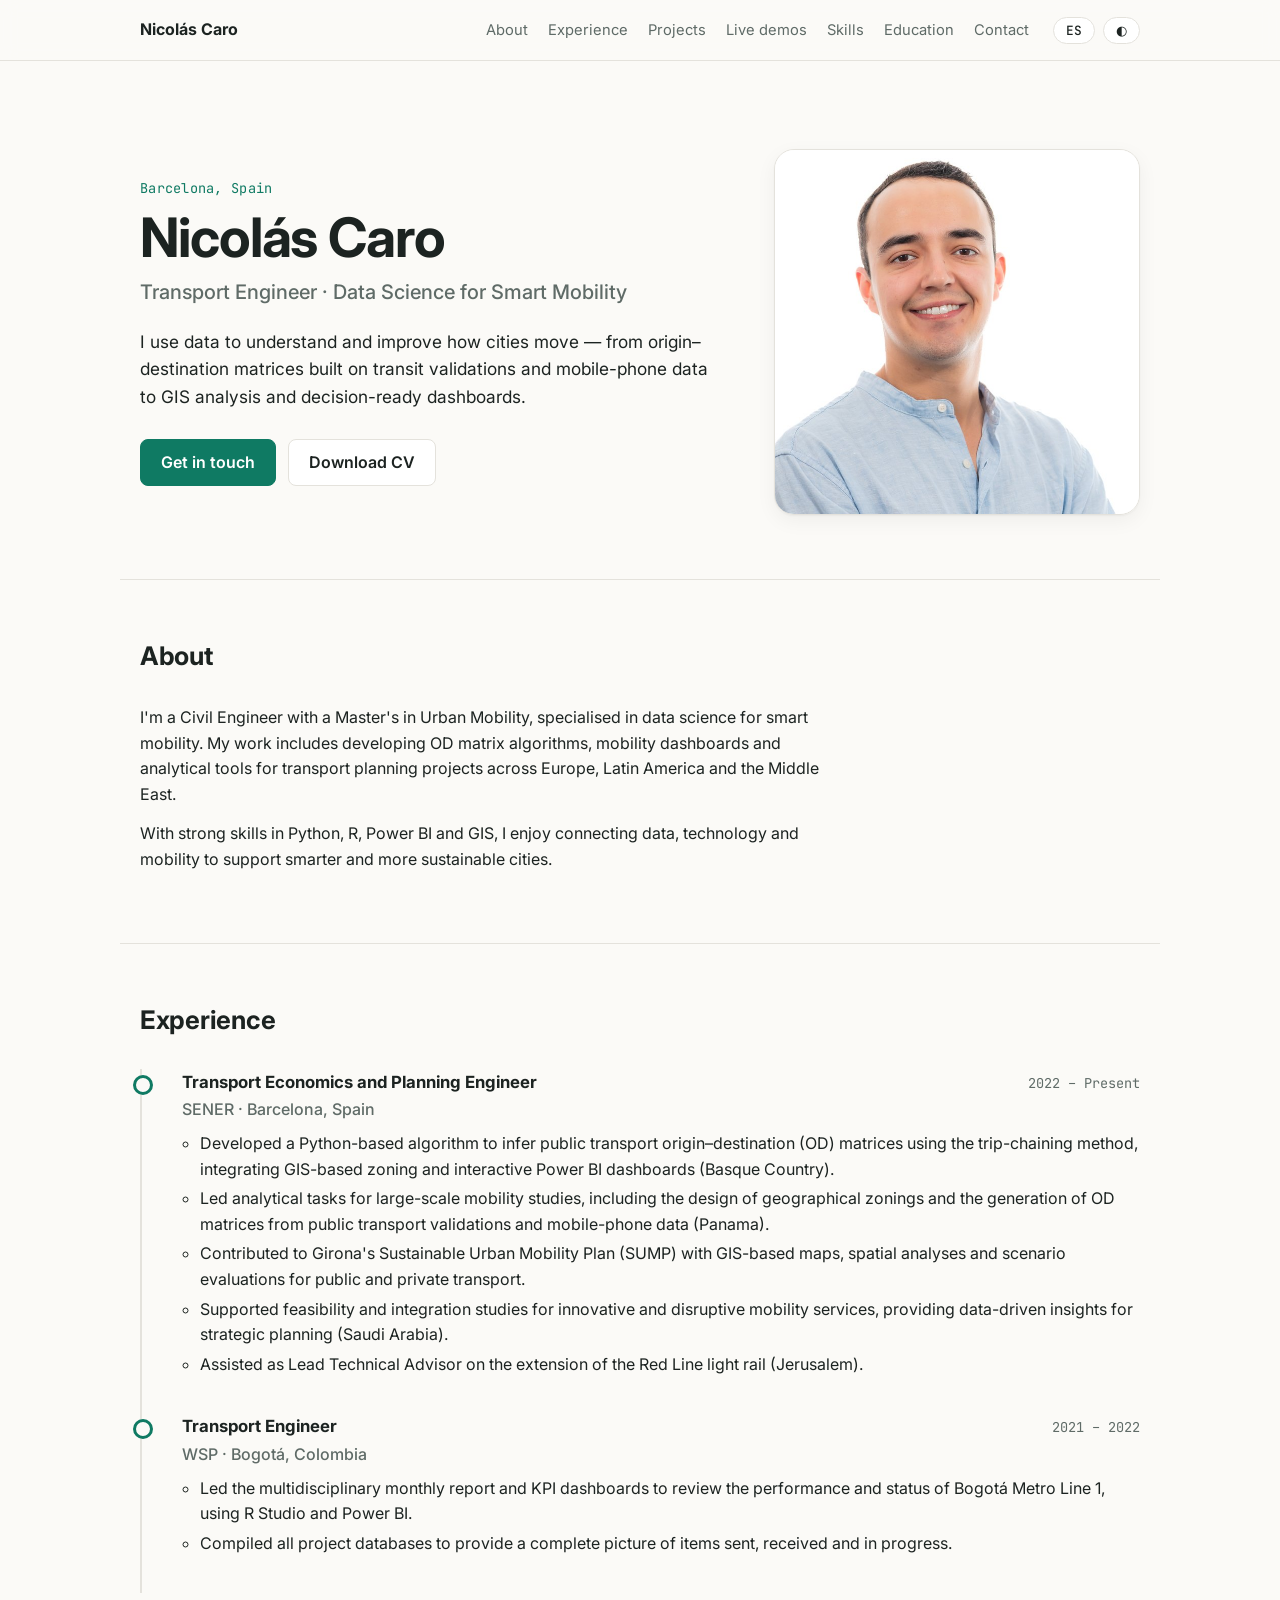
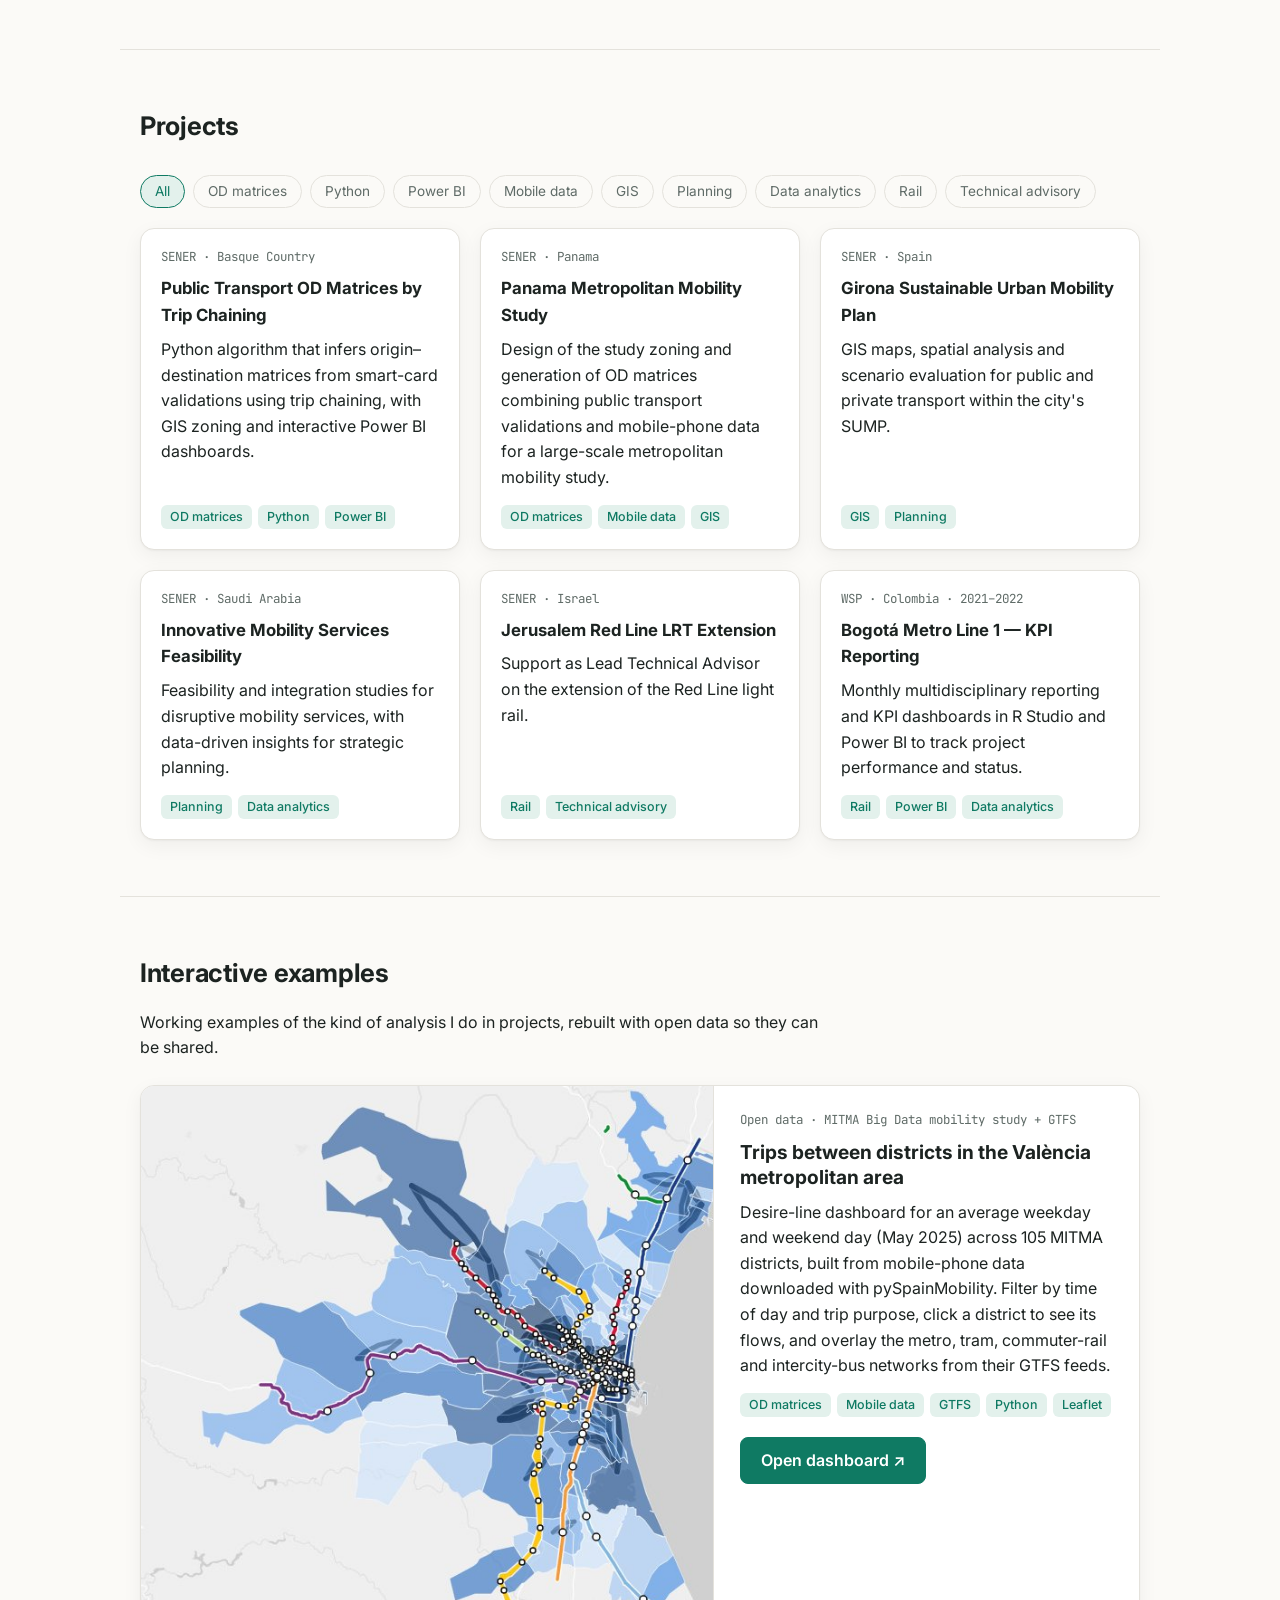
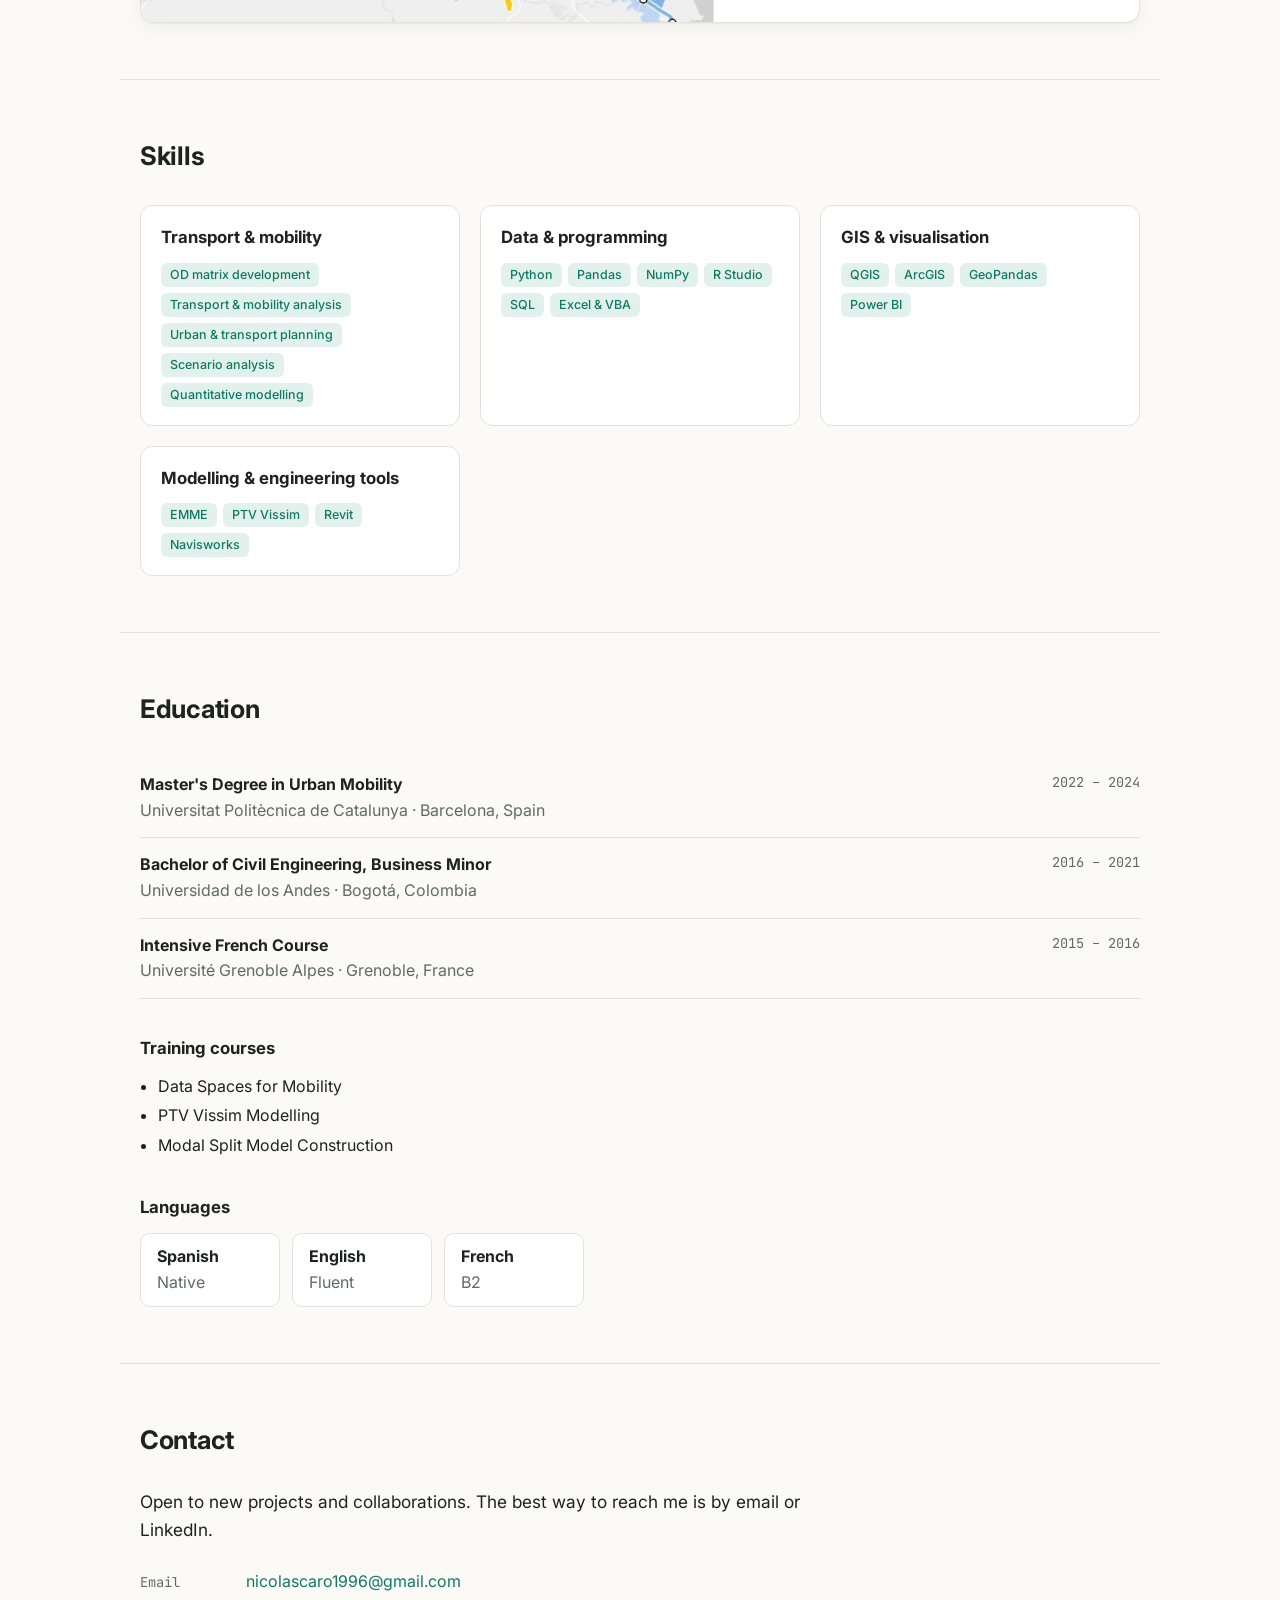
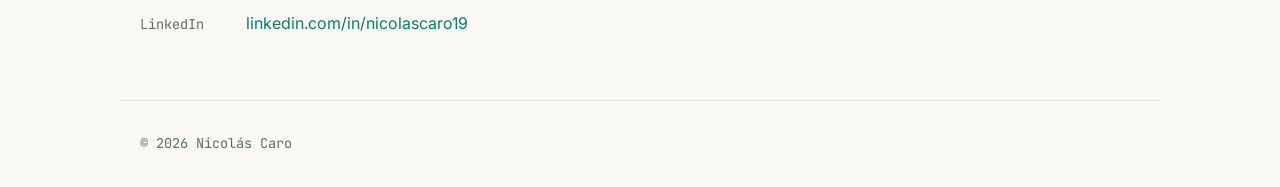
<file: index.html>
<!doctype html>
<html lang="en">
<head>
  <meta charset="utf-8">
  <meta name="viewport" content="width=device-width, initial-scale=1">
  <title>Nicolás Caro — Portfolio</title>
  <meta name="description" content="GIS & transport planning specialist — portfolio and CV.">
  <link rel="preconnect" href="https://fonts.googleapis.com">
  <link rel="preconnect" href="https://fonts.gstatic.com" crossorigin>
  <link href="https://fonts.googleapis.com/css2?family=Inter:wght@400;500;600;700&family=JetBrains+Mono:wght@400;500&display=swap" rel="stylesheet">
  <link rel="stylesheet" href="assets/style.css">
</head>
<body>
  <header class="topbar">
    <nav class="wrap nav">
      <a class="brand" href="#top" data-bind="name"></a>
      <ul class="nav-links">
        <li><a href="#about" data-i18n="nav.about"></a></li>
        <li><a href="#experience" data-i18n="nav.experience"></a></li>
        <li><a href="#projects" data-i18n="nav.projects"></a></li>
        <li><a href="#demos" data-i18n="nav.demos"></a></li>
        <li><a href="#skills" data-i18n="nav.skills"></a></li>
        <li><a href="#education" data-i18n="nav.education"></a></li>
        <li><a href="#contact" data-i18n="nav.contact"></a></li>
      </ul>
      <div class="nav-tools">
        <button id="lang-toggle" class="pill" aria-label="Switch language"></button>
        <button id="theme-toggle" class="pill" aria-label="Toggle dark mode">◐</button>
      </div>
    </nav>
  </header>

  <main id="top">
    <section class="hero wrap">
      <div class="hero-text">
        <p class="eyebrow mono" data-bind="location"></p>
        <h1 data-bind="name"></h1>
        <p class="role" data-i18n="role"></p>
        <p class="lead" data-i18n="tagline"></p>
        <div class="cta">
          <a class="btn primary" href="#contact" data-i18n="cta.contact"></a>
          <a class="btn" id="cv-link" href="#" target="_blank" rel="noopener" data-i18n="cta.cv"></a>
        </div>
      </div>
      <div class="hero-photo">
        <img id="photo" alt="" src="">
      </div>
    </section>

    <section id="about" class="wrap section">
      <h2 data-i18n="nav.about"></h2>
      <div id="about-body" class="prose"></div>
    </section>

    <section id="experience" class="wrap section">
      <h2 data-i18n="nav.experience"></h2>
      <ol id="experience-list" class="timeline"></ol>
    </section>

    <section id="projects" class="wrap section">
      <h2 data-i18n="nav.projects"></h2>
      <div id="project-filters" class="filters"></div>
      <div id="project-grid" class="grid"></div>
    </section>

    <section id="demos" class="wrap section">
      <h2 data-i18n="demos.title"></h2>
      <p class="prose-p" data-i18n="demos.intro"></p>
      <div id="demo-list" class="demos"></div>
    </section>

    <section id="skills" class="wrap section">
      <h2 data-i18n="nav.skills"></h2>
      <div id="skills-grid" class="skills"></div>
    </section>

    <section id="education" class="wrap section">
      <h2 data-i18n="nav.education"></h2>
      <ul id="education-list" class="edu"></ul>
      <h3 class="sub" data-i18n="coursesTitle"></h3>
      <ul id="courses-list" class="courses"></ul>
      <h3 class="sub" data-i18n="languagesTitle"></h3>
      <ul id="languages-list" class="langs"></ul>
    </section>

    <section id="contact" class="wrap section contact">
      <h2 data-i18n="nav.contact"></h2>
      <p class="lead" data-i18n="contactText"></p>
      <ul id="contact-list" class="contact-list"></ul>
    </section>
  </main>

  <footer class="wrap footer mono">
    <span>© <span id="year"></span> <span data-bind="name"></span></span>
  </footer>

  <script src="content.js"></script>
  <script src="assets/main.js"></script>
</body>
</html>
</file>
<file: assets/style.css>
:root {
  --bg: #fbfaf7;
  --surface: #ffffff;
  --text: #1c2321;
  --muted: #5f6b67;
  --line: #e4e2dc;
  --accent: #0f7a63;
  --accent-soft: #e3f1ec;
  --shadow: 0 1px 2px rgba(0,0,0,.04), 0 6px 20px rgba(0,0,0,.05);
  color-scheme: light;
}
@media (prefers-color-scheme: dark) {
  :root:not([data-theme="light"]) {
    --bg: #111615; --surface: #18201e; --text: #e8ece9; --muted: #9aa7a2;
    --line: #2a3431; --accent: #4cc4a3; --accent-soft: #1c2f2a;
    --shadow: none; color-scheme: dark;
  }
}
:root[data-theme="dark"] {
  --bg: #111615; --surface: #18201e; --text: #e8ece9; --muted: #9aa7a2;
  --line: #2a3431; --accent: #4cc4a3; --accent-soft: #1c2f2a;
  --shadow: none; color-scheme: dark;
}

* { box-sizing: border-box; }
html { scroll-behavior: smooth; scroll-padding-top: 72px; }
body {
  margin: 0; background: var(--bg); color: var(--text);
  font: 16px/1.6 "Inter", system-ui, -apple-system, "Segoe UI", sans-serif;
  -webkit-font-smoothing: antialiased;
}
img { max-width: 100%; display: block; }
a { color: var(--accent); text-decoration: none; }
a:hover { text-decoration: underline; }
.mono { font-family: "JetBrains Mono", ui-monospace, Consolas, monospace; font-size: .85em; }
.muted { color: var(--muted); }
.small { font-size: .78rem; }
.wrap { max-width: 1040px; margin: 0 auto; padding-inline: 20px; }

/* nav */
.topbar {
  position: sticky; top: 0; z-index: 10;
  background: color-mix(in srgb, var(--bg) 88%, transparent);
  backdrop-filter: blur(8px); border-bottom: 1px solid var(--line);
}
.nav { display: flex; align-items: center; gap: 24px; height: 60px; }
.brand { font-weight: 700; color: var(--text); white-space: nowrap; }
.nav-links { display: flex; gap: 20px; list-style: none; margin: 0 0 0 auto; padding: 0; }
.nav-links a { color: var(--muted); font-size: .92rem; }
.nav-links a:hover { color: var(--text); text-decoration: none; }
.nav-tools { display: flex; gap: 8px; }
.pill {
  border: 1px solid var(--line); background: var(--surface); color: var(--text);
  border-radius: 999px; padding: 4px 12px; font: 500 .8rem "JetBrains Mono", monospace; cursor: pointer;
}
.pill:hover { border-color: var(--accent); }

/* hero */
.hero { display: grid; grid-template-columns: 1.6fr 1fr; gap: 48px; align-items: center; padding-block: 88px 64px; }
.eyebrow { color: var(--accent); margin: 0 0 8px; letter-spacing: .02em; }
h1 { font-size: clamp(2.2rem, 5vw, 3.4rem); line-height: 1.1; margin: 0; letter-spacing: -.02em; }
.role { font-size: 1.25rem; font-weight: 500; color: var(--muted); margin: 8px 0 20px; }
.lead { font-size: 1.08rem; max-width: 60ch; }
.cta { display: flex; gap: 12px; flex-wrap: wrap; margin-top: 28px; }
.btn {
  display: inline-block; padding: 10px 20px; border-radius: 8px; font-weight: 600;
  border: 1px solid var(--line); color: var(--text); background: var(--surface);
}
.btn:hover { text-decoration: none; border-color: var(--accent); }
.btn.primary { background: var(--accent); color: #fff; border-color: var(--accent); }
:root[data-theme="dark"] .btn.primary { color: #0b1210; }
.hero-photo img {
  width: 100%; aspect-ratio: 1; object-fit: cover; border-radius: 20px;
  box-shadow: var(--shadow); border: 1px solid var(--line);
}
.hero-photo.no-photo { display: none; }

/* sections */
.section { padding-block: 56px; border-top: 1px solid var(--line); }
h2 { font-size: 1.6rem; margin: 0 0 28px; letter-spacing: -.01em; }
h3 { font-size: 1.05rem; margin: 0; }
.sub { margin: 36px 0 12px; }
.prose p { max-width: 70ch; margin: 0 0 14px; }

/* timeline */
.timeline { list-style: none; margin: 0; padding: 0 0 0 20px; border-left: 2px solid var(--line); }
.tl-item { position: relative; padding: 0 0 32px 20px; }
.tl-item::before {
  content: ""; position: absolute; left: -29px; top: 6px; width: 14px; height: 14px;
  border-radius: 50%; background: var(--bg); border: 3px solid var(--accent);
}
.tl-head { display: flex; justify-content: space-between; gap: 12px; flex-wrap: wrap; align-items: baseline; }
.tl-meta { margin: 2px 0 8px; color: var(--muted); font-weight: 500; }
.bullets { margin: 0; padding-left: 18px; }
.bullets li { margin-bottom: 4px; }

/* projects */
.filters { display: flex; gap: 8px; flex-wrap: wrap; margin-bottom: 20px; }
.chip {
  border: 1px solid var(--line); background: transparent; color: var(--muted);
  border-radius: 999px; padding: 5px 14px; font: inherit; font-size: .85rem; cursor: pointer;
}
.chip.active, .chip:hover { background: var(--accent-soft); color: var(--accent); border-color: var(--accent); }
.grid { display: grid; grid-template-columns: repeat(auto-fill, minmax(290px, 1fr)); gap: 20px; }
.card {
  display: flex; flex-direction: column; background: var(--surface); color: var(--text);
  border: 1px solid var(--line); border-radius: 14px; overflow: hidden; box-shadow: var(--shadow);
  transition: transform .15s, border-color .15s;
}
a.card:hover { transform: translateY(-3px); border-color: var(--accent); text-decoration: none; }
.card-img { width: 100%; aspect-ratio: 16/9; object-fit: cover; border-bottom: 1px solid var(--line); }
.card-body { padding: 18px 20px 20px; display: flex; flex-direction: column; gap: 8px; flex: 1; }
.card-body p { margin: 0; }
.card-body .tags { margin-top: auto; padding-top: 6px; }

.tags { display: flex; flex-wrap: wrap; gap: 6px; }
.tag {
  background: var(--accent-soft); color: var(--accent); border-radius: 6px;
  padding: 2px 9px; font-size: .78rem; font-weight: 500;
}

/* interactive examples */
.prose-p { max-width: 70ch; margin: -12px 0 24px; }
.demos { display: flex; flex-direction: column; gap: 24px; }
.demo {
  display: grid; grid-template-columns: 1.35fr 1fr; background: var(--surface);
  border: 1px solid var(--line); border-radius: 14px; overflow: hidden; box-shadow: var(--shadow);
}
.demo-shot { display: block; border-right: 1px solid var(--line); overflow: hidden; }
.demo-shot img { width: 100%; height: 100%; object-fit: cover; object-position: center; transition: transform .3s; }
.demo-shot:hover img { transform: scale(1.02); }
.demo-body { padding: 24px 26px; display: flex; flex-direction: column; gap: 10px; align-items: flex-start; }
.demo-body p { margin: 0; }
.demo-body h3 { font-size: 1.2rem; line-height: 1.3; }
.demo-body .tags { margin-top: 4px; }
.demo-body .btn { margin-top: 10px; }

/* skills */
.skills { display: grid; grid-template-columns: repeat(auto-fill, minmax(260px, 1fr)); gap: 20px; }
.skill-group { background: var(--surface); border: 1px solid var(--line); border-radius: 12px; padding: 18px 20px; }
.skill-group h3 { margin-bottom: 12px; }

/* education */
.edu, .langs, .contact-list { list-style: none; margin: 0; padding: 0; }
.edu li {
  display: flex; justify-content: space-between; gap: 16px; flex-wrap: wrap;
  padding: 14px 0; border-bottom: 1px solid var(--line);
}
.edu li > div { display: flex; flex-direction: column; }
.langs { display: flex; gap: 12px; flex-wrap: wrap; }
.langs li {
  display: flex; flex-direction: column; background: var(--surface);
  border: 1px solid var(--line); border-radius: 10px; padding: 10px 16px; min-width: 140px;
}

.courses { margin: 0; padding-left: 18px; }
.courses li { margin-bottom: 4px; }

/* contact */
.contact-list li { display: flex; gap: 16px; align-items: baseline; padding: 8px 0; }
.contact-list li > span { width: 90px; flex-shrink: 0; }
.footer { padding-block: 32px; color: var(--muted); border-top: 1px solid var(--line); }

/* responsive */
@media (max-width: 820px) {
  .nav-links { display: none; }
  .nav-tools { margin-left: auto; }
  .hero { grid-template-columns: 1fr; padding-block: 48px 40px; gap: 28px; }
  .hero-photo { order: -1; max-width: 160px; }
  .demo { grid-template-columns: 1fr; }
  .demo-shot { border-right: 0; border-bottom: 1px solid var(--line); aspect-ratio: 16/10; }
}
</file>
